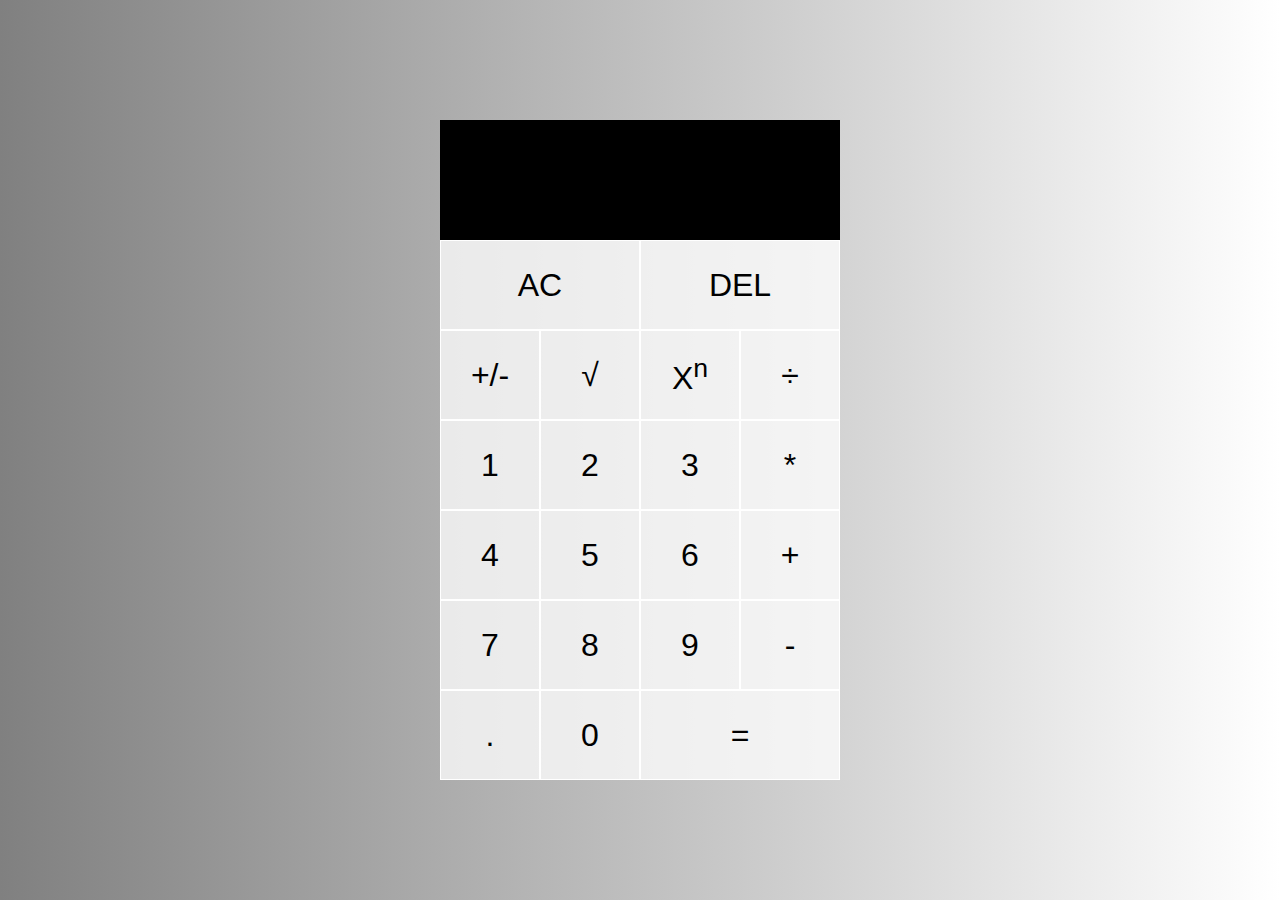
<file: projects/calculator/index.html>
<!DOCTYPE html>
<html lang="en">
<head>
    <meta charset="UTF-8">
    <meta http-equiv="X-UA-Compatible" content="IE=edge">
    <meta name="viewport" content="width=device-width, initial-scale=1.0">
    <link rel="stylesheet" href="css/main.css">
    <title>Document</title>
</head>
<body>
  <div class="calculator-grid">
        <div class="output">
          <div data-previous-operand class="previous-operand"></div>
          <div data-current-operand class="current-operand"></div>
        </div>
        <button data-all-clear class="span-two">AC</button>
        <button data-delete class="span-two">DEL</button>
        <button data-change-negative class="tooltip">
          +/-
        </button>
        <button data-sqrt>√</button>
        <button data-operation>X<sup>n</sup></button>
        <button data-operation>÷</button>
        <button data-number>1</button>
        <button data-number>2</button>
        <button data-number>3</button>
        <button data-operation>*</button>
        <button data-number>4</button>
        <button data-number>5</button>
        <button data-number>6</button>
        <button data-operation>+</button>
        <button data-number>7</button>
        <button data-number>8</button>
        <button data-number>9</button>
        <button data-operation>-</button>
        <button data-number>.</button>
        <button data-number>0</button>
        <button data-equals class="span-two">=</button>
    </div>

<script src="js/app.js"></script>
</body>
</html>
</file>
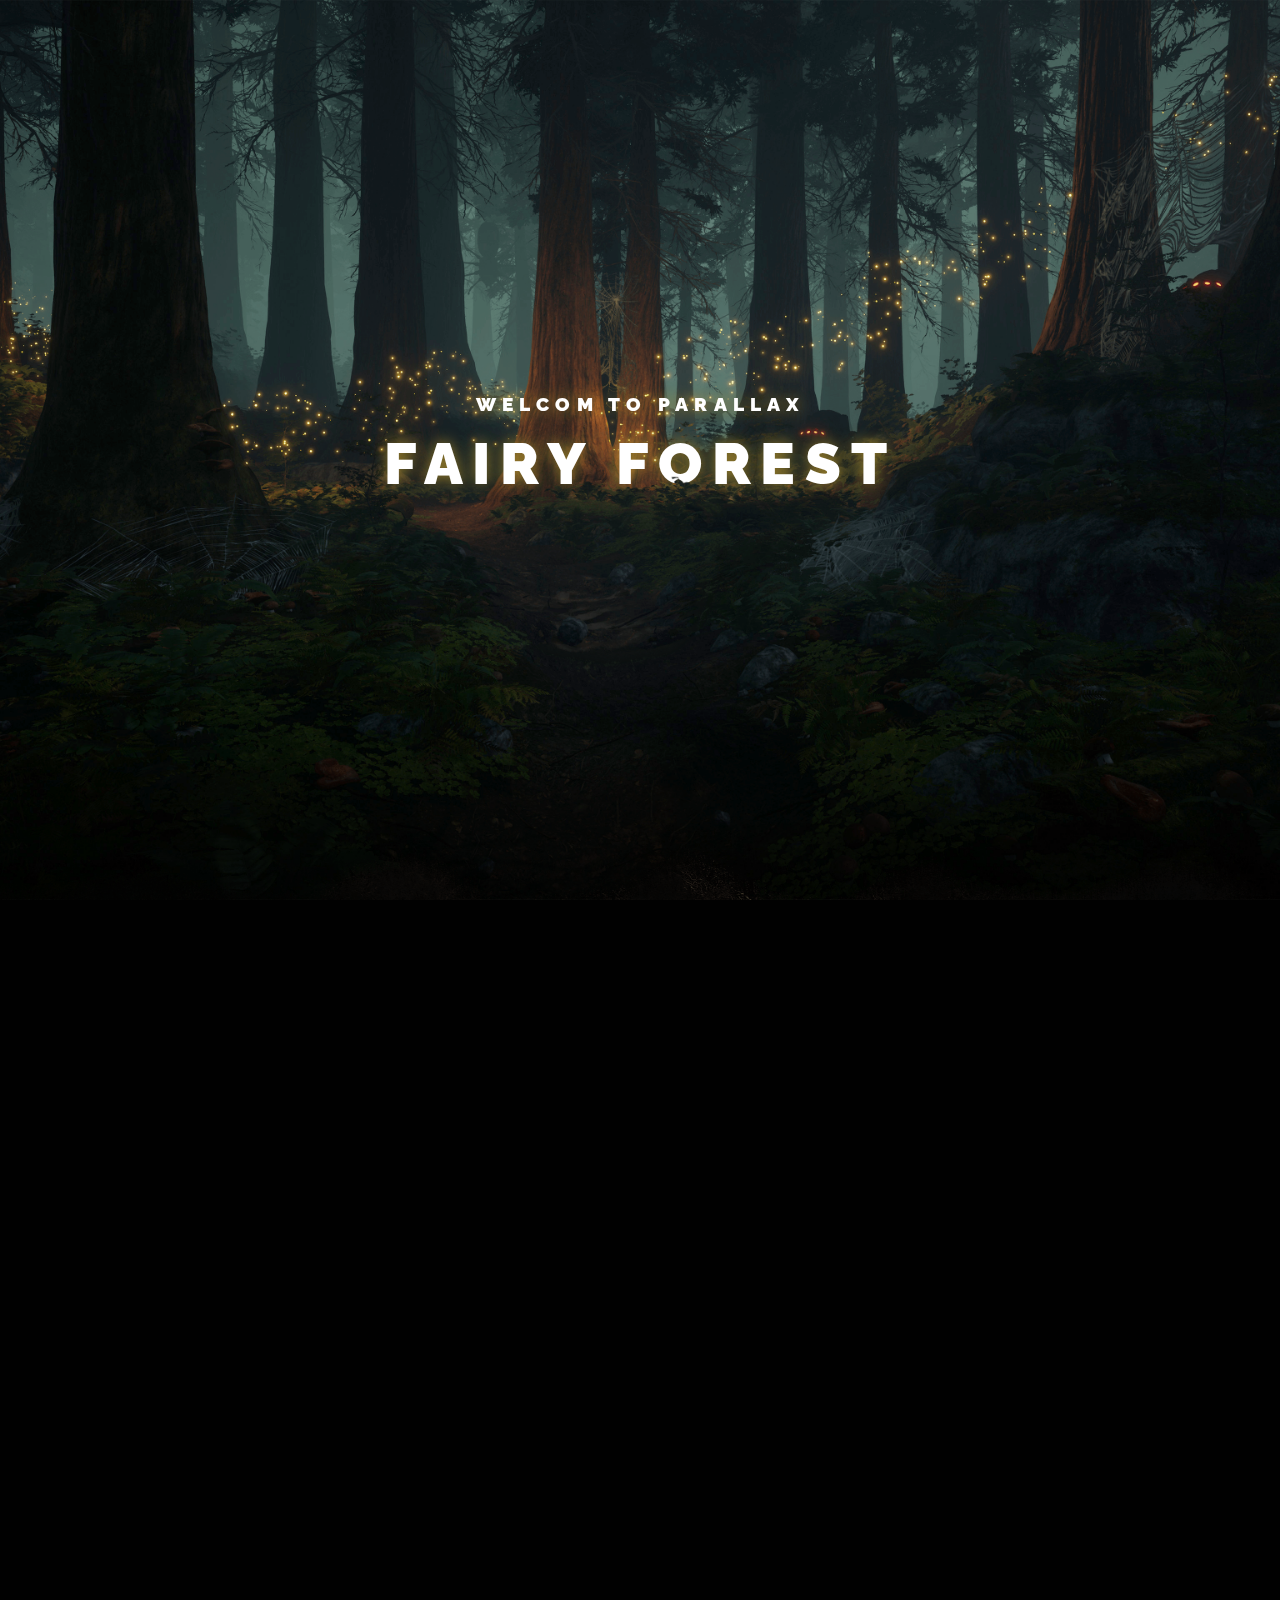
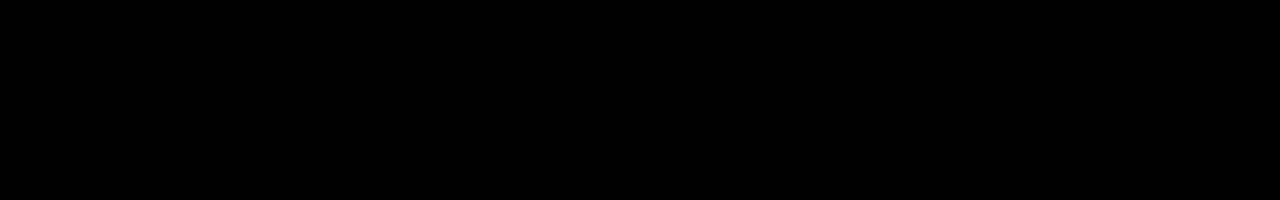
<file: projects/forest/index.html>
<!DOCTYPE html>
<html lang="en">
<head>
	<meta charset="UTF-8">
	<meta name="viewport" content="width=device-width, initial-scale=1.0">
	<link rel="stylesheet" type="text/css" href="css/main.css">
	<script src="libs/gsap/gsap.min.js" defer></script>
	<script src="libs/gsap/ScrollSmoother.min.js" defer></script>
	<script src="libs/gsap/ScrollTrigger.min.js" defer></script>
	<title>Document</title>
	<script src="js/app.js" defer></script>
</head>
<body>
	<div class="wrapper">
		<div class="content">
			<header class="main-header">
		<div class="layers">
			<div class="layer_header">
				<div class="layers_caption">Welcom to Parallax</div>
				<div class="layers_title">Fairy Forest</div>
		   </div>

         <div class="layer layers_base" style="background-image: url(img/layer-base.png);"></div>
         <div class="layer layers_middle" style="background-image: url(img/layer-middle.png);"></div>
         <div class="layer layers_front" style="background-image: url(img/layer-front.png);"></div>
		</div>
	</header>

	<article class="main_article" style="background-image: url(img/dungeon.jpg);">
		<div class="main_article_content">
			<h2 class="main_article_header">To be continued</h2>
			<p class="main_article_paragraph">Lorem ipsum dolor sit amet consectetur adipisicing elit. Quo perferendis aliquid ea expedita aspernatur doloremque molestiae quod adipisci distinctio. Ducimus neque consequuntur exercitationem sed sint ad cum? Numquam reprehenderit provident doloribus perspiciatis!</p>
		</div>
		<div class="copy">CopyRight 2022</div>
	</article>
		</div>
	</div>
</body>
</html>
</file>
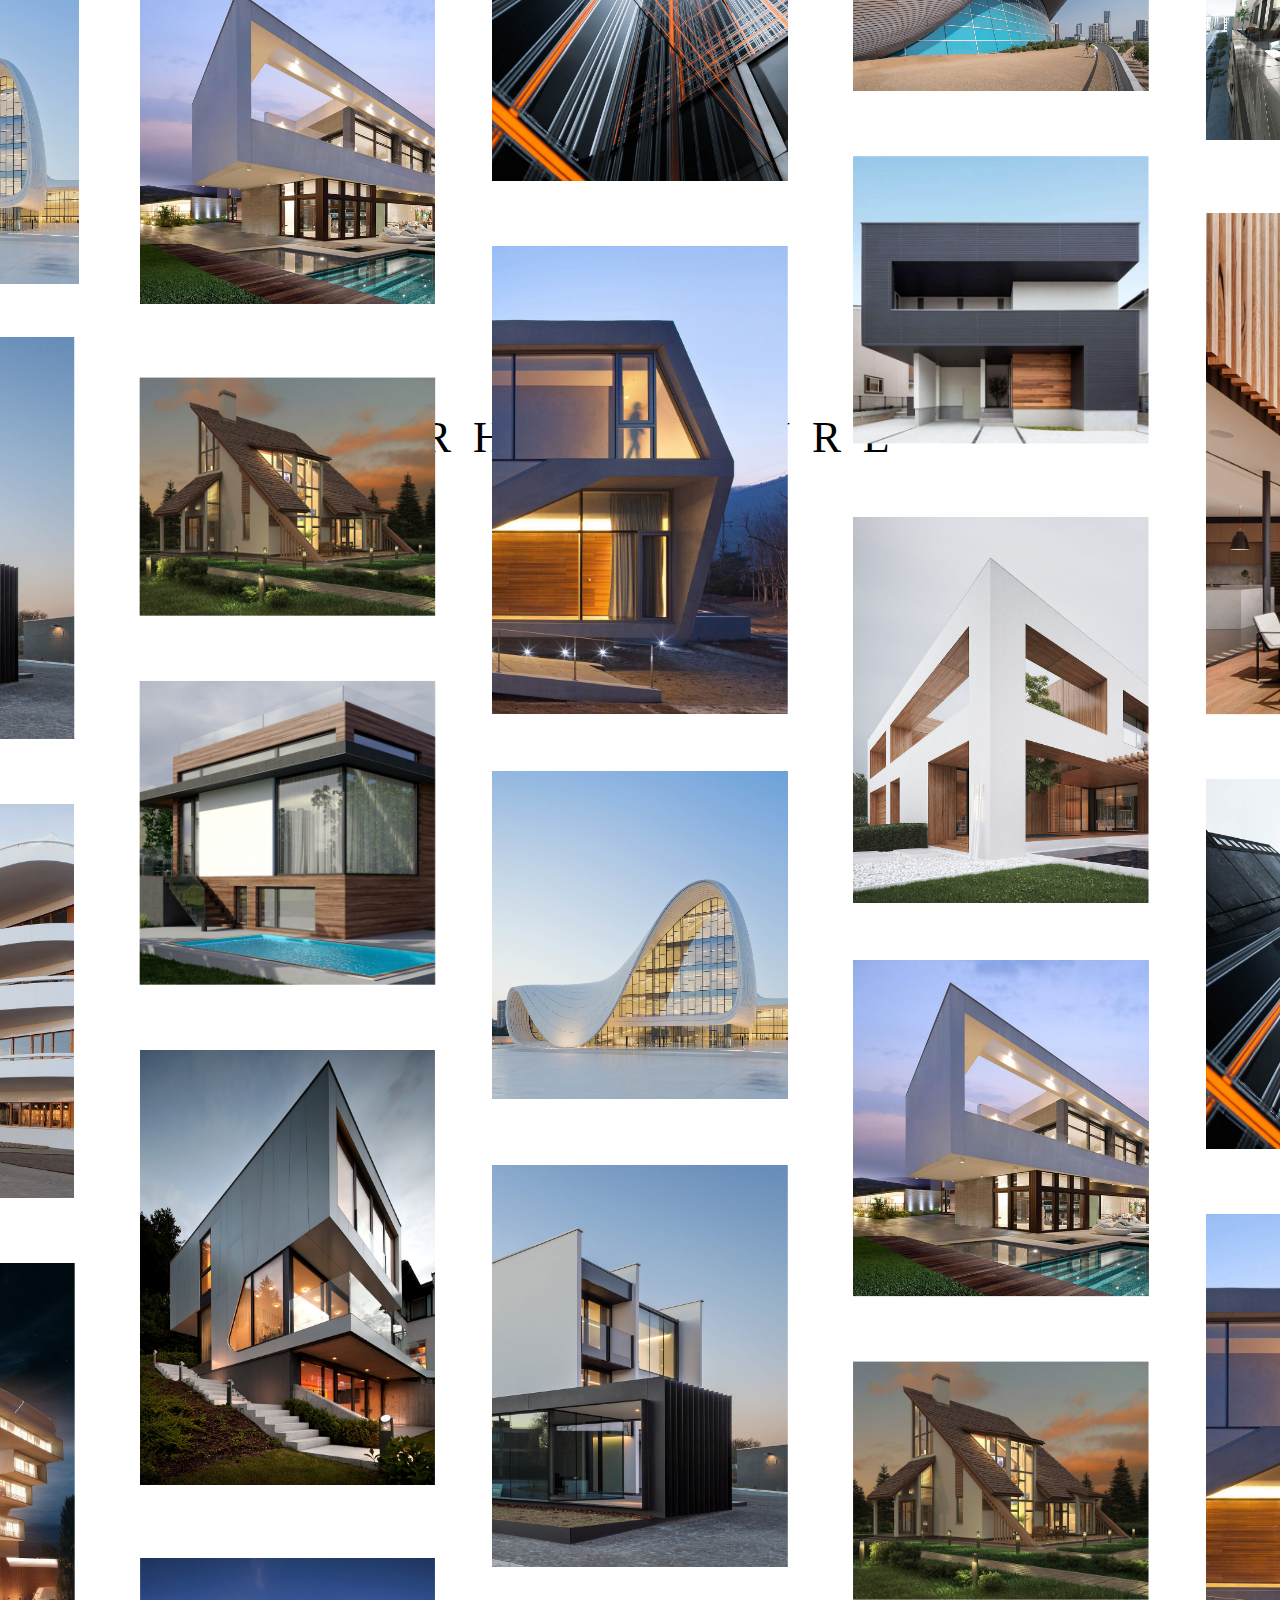
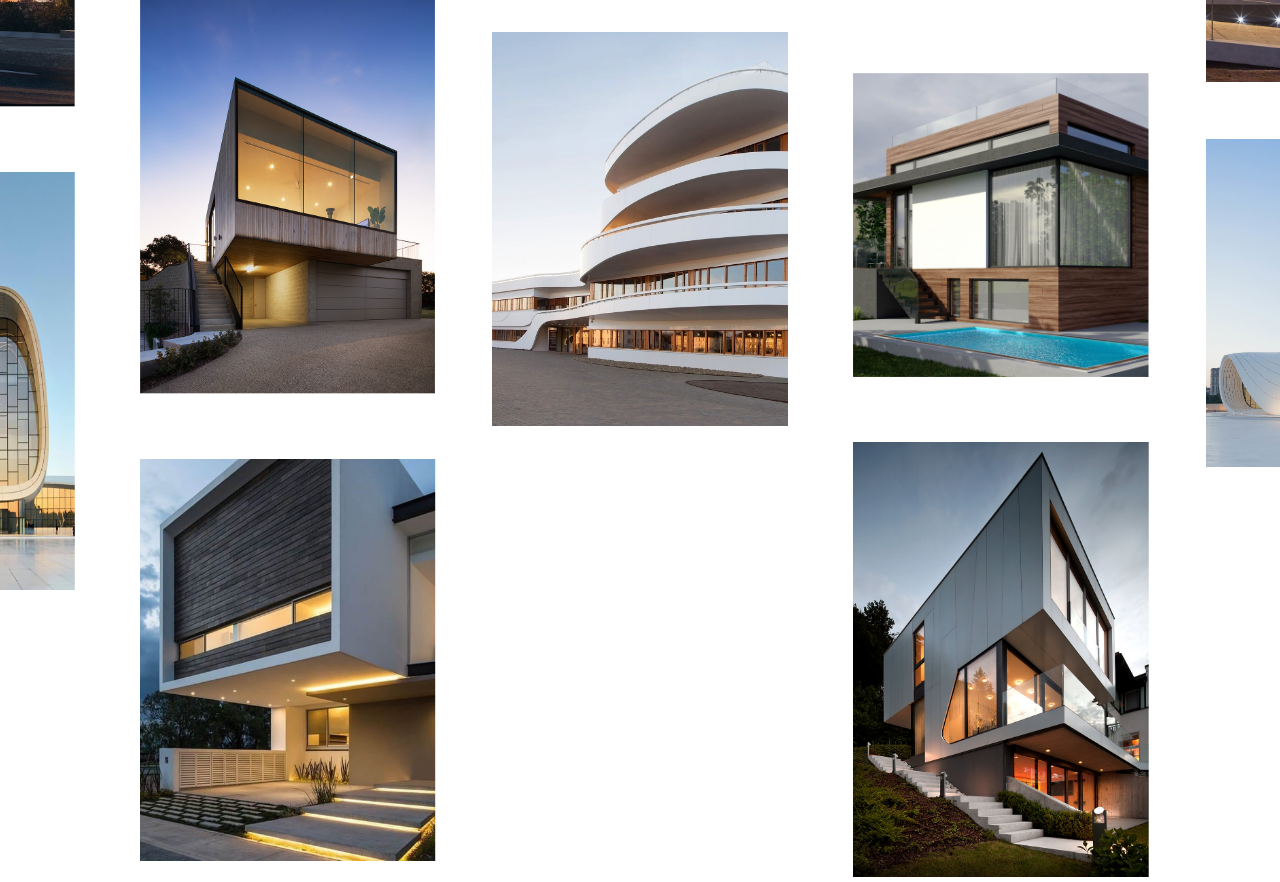
<file: projects/gallery2/index.html>
<!DOCTYPE html>
<html lang="en">
<head>
	<meta charset="UTF-8">
	<meta name="viewport" content="width=device-width, initial-scale=1.0">
	<link rel="stylesheet" type="text/css" href="css/main.css">
	<script src="js/app.js" defer></script>
	<script src="libs/gsap.min.js" defer></script>
	<script src="libs/Draggable.min.js" defer></script>
	<script src="libs/InertiaPlugin.min.js" defer></script>

	<style>
		.gallery {opacity: 0;}
	</style>

	<title>Document</title>
</head>
<body>
	<h1 class="header">Arhitecture <span>Loading...</span></h1>

	<div class="gallery">
		<div class="gallery_item"><img src="img/1.jpg" alt="alt"></div>
		<div class="gallery_item"><img src="img/2.jpg" alt="alt"></div>
		<div class="gallery_item"><img src="img/3.jpg" alt="alt"></div>
		<div class="gallery_item"><img src="img/4.jpg" alt="alt"></div>
		<div class="gallery_item"><img src="img/5.jpg" alt="alt"></div>
		<div class="gallery_item"><img src="img/6.jpg" alt="alt"></div>
		<div class="gallery_item"><img src="img/7.jpg" alt="alt"></div>
		<div class="gallery_item"><img src="img/8.jpg" alt="alt"></div>
		<div class="gallery_item"><img src="img/9.jpg" alt="alt"></div>
		<div class="gallery_item"><img src="img/10.jpg" alt="alt"></div>
		<div class="gallery_item"><img src="img/11.jpg" alt="alt"></div>
		<div class="gallery_item"><img src="img/12.jpg" alt="alt"></div>
		<div class="gallery_item"><img src="img/13.jpg" alt="alt"></div>
		<div class="gallery_item"><img src="img/14.jpg" alt="alt"></div>
		<div class="gallery_item"><img src="img/15.jpg" alt="alt"></div>
		<div class="gallery_item"><img src="img/16.jpg" alt="alt"></div>
		<div class="gallery_item"><img src="img/17.jpg" alt="alt"></div>
		<div class="gallery_item"><img src="img/18.jpg" alt="alt"></div>
		<div class="gallery_item"><img src="img/19.jpg" alt="alt"></div>
		<div class="gallery_item"><img src="img/20.jpg" alt="alt"></div>
		<div class="gallery_item"><img src="img/1.jpg" alt="alt"></div>
		<div class="gallery_item"><img src="img/2.jpg" alt="alt"></div>
		<div class="gallery_item"><img src="img/3.jpg" alt="alt"></div>
		<div class="gallery_item"><img src="img/4.jpg" alt="alt"></div>
		<div class="gallery_item"><img src="img/5.jpg" alt="alt"></div>
		<div class="gallery_item"><img src="img/6.jpg" alt="alt"></div>
		<div class="gallery_item"><img src="img/7.jpg" alt="alt"></div>
		<div class="gallery_item"><img src="img/8.jpg" alt="alt"></div>
		<div class="gallery_item"><img src="img/9.jpg" alt="alt"></div>
		<div class="gallery_item"><img src="img/10.jpg" alt="alt"></div>
		<div class="gallery_item"><img src="img/11.jpg" alt="alt"></div>
		<div class="gallery_item"><img src="img/12.jpg" alt="alt"></div>
		<div class="gallery_item"><img src="img/13.jpg" alt="alt"></div>
		<div class="gallery_item"><img src="img/14.jpg" alt="alt"></div>
		<div class="gallery_item"><img src="img/15.jpg" alt="alt"></div>
		<div class="gallery_item"><img src="img/16.jpg" alt="alt"></div>
		<div class="gallery_item"><img src="img/17.jpg" alt="alt"></div>
		<div class="gallery_item"><img src="img/18.jpg" alt="alt"></div>
		<div class="gallery_item"><img src="img/19.jpg" alt="alt"></div>
		<div class="gallery_item"><img src="img/20.jpg" alt="alt"></div>
		<div class="gallery_item"><img src="img/1.jpg" alt="alt"></div>
		<div class="gallery_item"><img src="img/2.jpg" alt="alt"></div>
		<div class="gallery_item"><img src="img/3.jpg" alt="alt"></div>
		<div class="gallery_item"><img src="img/4.jpg" alt="alt"></div>
		<div class="gallery_item"><img src="img/5.jpg" alt="alt"></div>
		<div class="gallery_item"><img src="img/6.jpg" alt="alt"></div>
		<div class="gallery_item"><img src="img/7.jpg" alt="alt"></div>
		<div class="gallery_item"><img src="img/8.jpg" alt="alt"></div>
		<div class="gallery_item"><img src="img/9.jpg" alt="alt"></div>
		<div class="gallery_item"><img src="img/10.jpg" alt="alt"></div>
		<div class="gallery_item"><img src="img/11.jpg" alt="alt"></div>
		<div class="gallery_item"><img src="img/12.jpg" alt="alt"></div>
		<div class="gallery_item"><img src="img/13.jpg" alt="alt"></div>
		<div class="gallery_item"><img src="img/14.jpg" alt="alt"></div>
		<div class="gallery_item"><img src="img/15.jpg" alt="alt"></div>
		<div class="gallery_item"><img src="img/16.jpg" alt="alt"></div>
		<div class="gallery_item"><img src="img/17.jpg" alt="alt"></div>
		<div class="gallery_item"><img src="img/18.jpg" alt="alt"></div>
		<div class="gallery_item"><img src="img/19.jpg" alt="alt"></div>
		<div class="gallery_item"><img src="img/20.jpg" alt="alt"></div>
		<div class="gallery_item"><img src="img/1.jpg" alt="alt"></div>
		<div class="gallery_item"><img src="img/2.jpg" alt="alt"></div>
		<div class="gallery_item"><img src="img/3.jpg" alt="alt"></div>
		<div class="gallery_item"><img src="img/4.jpg" alt="alt"></div>
		<div class="gallery_item"><img src="img/5.jpg" alt="alt"></div>
		<div class="gallery_item"><img src="img/6.jpg" alt="alt"></div>
		<div class="gallery_item"><img src="img/7.jpg" alt="alt"></div>
		<div class="gallery_item"><img src="img/8.jpg" alt="alt"></div>
		<div class="gallery_item"><img src="img/9.jpg" alt="alt"></div>
		<div class="gallery_item"><img src="img/10.jpg" alt="alt"></div>
		<div class="gallery_item"><img src="img/11.jpg" alt="alt"></div>
		<div class="gallery_item"><img src="img/12.jpg" alt="alt"></div>
		<div class="gallery_item"><img src="img/13.jpg" alt="alt"></div>
		<div class="gallery_item"><img src="img/14.jpg" alt="alt"></div>
		<div class="gallery_item"><img src="img/15.jpg" alt="alt"></div>
		<div class="gallery_item"><img src="img/16.jpg" alt="alt"></div>
		<div class="gallery_item"><img src="img/17.jpg" alt="alt"></div>
		<div class="gallery_item"><img src="img/18.jpg" alt="alt"></div>
		<div class="gallery_item"><img src="img/19.jpg" alt="alt"></div>
		<div class="gallery_item"><img src="img/20.jpg" alt="alt"></div>
	</div>

</body>
</html>
</file>
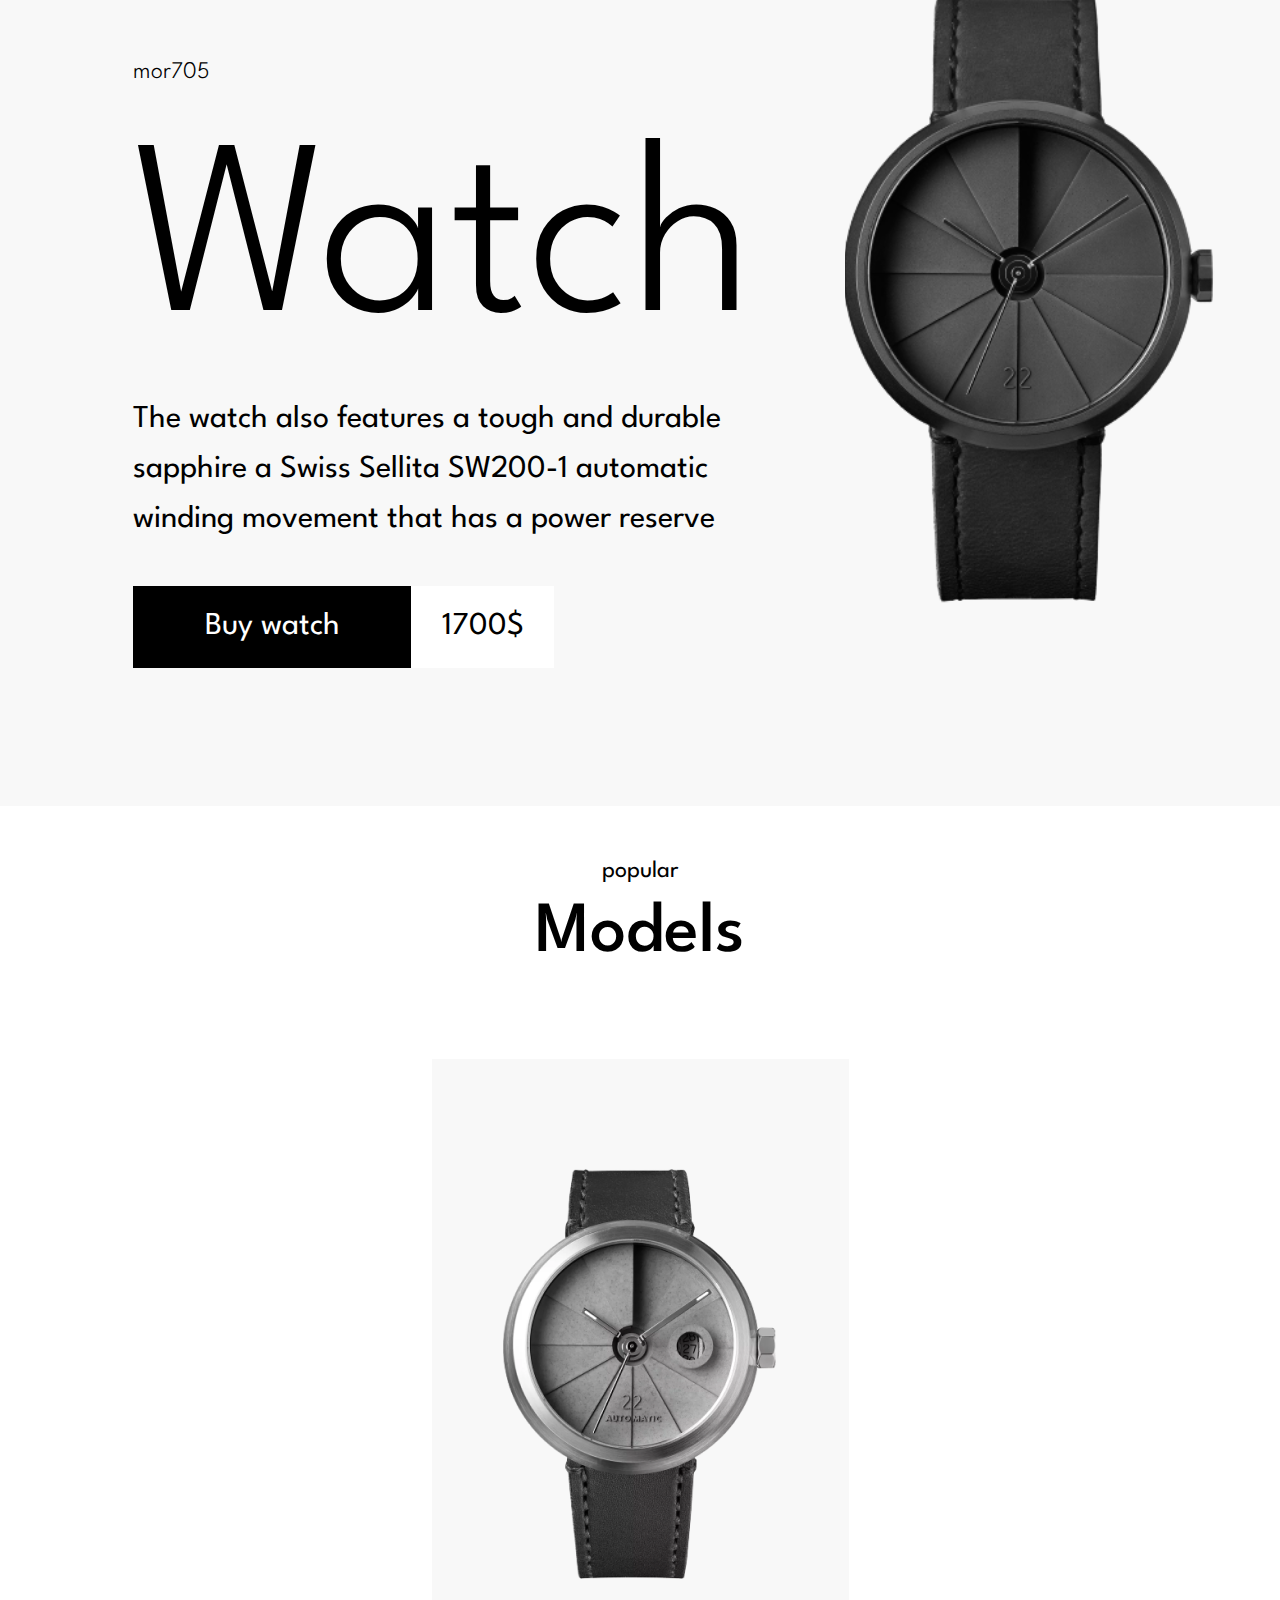
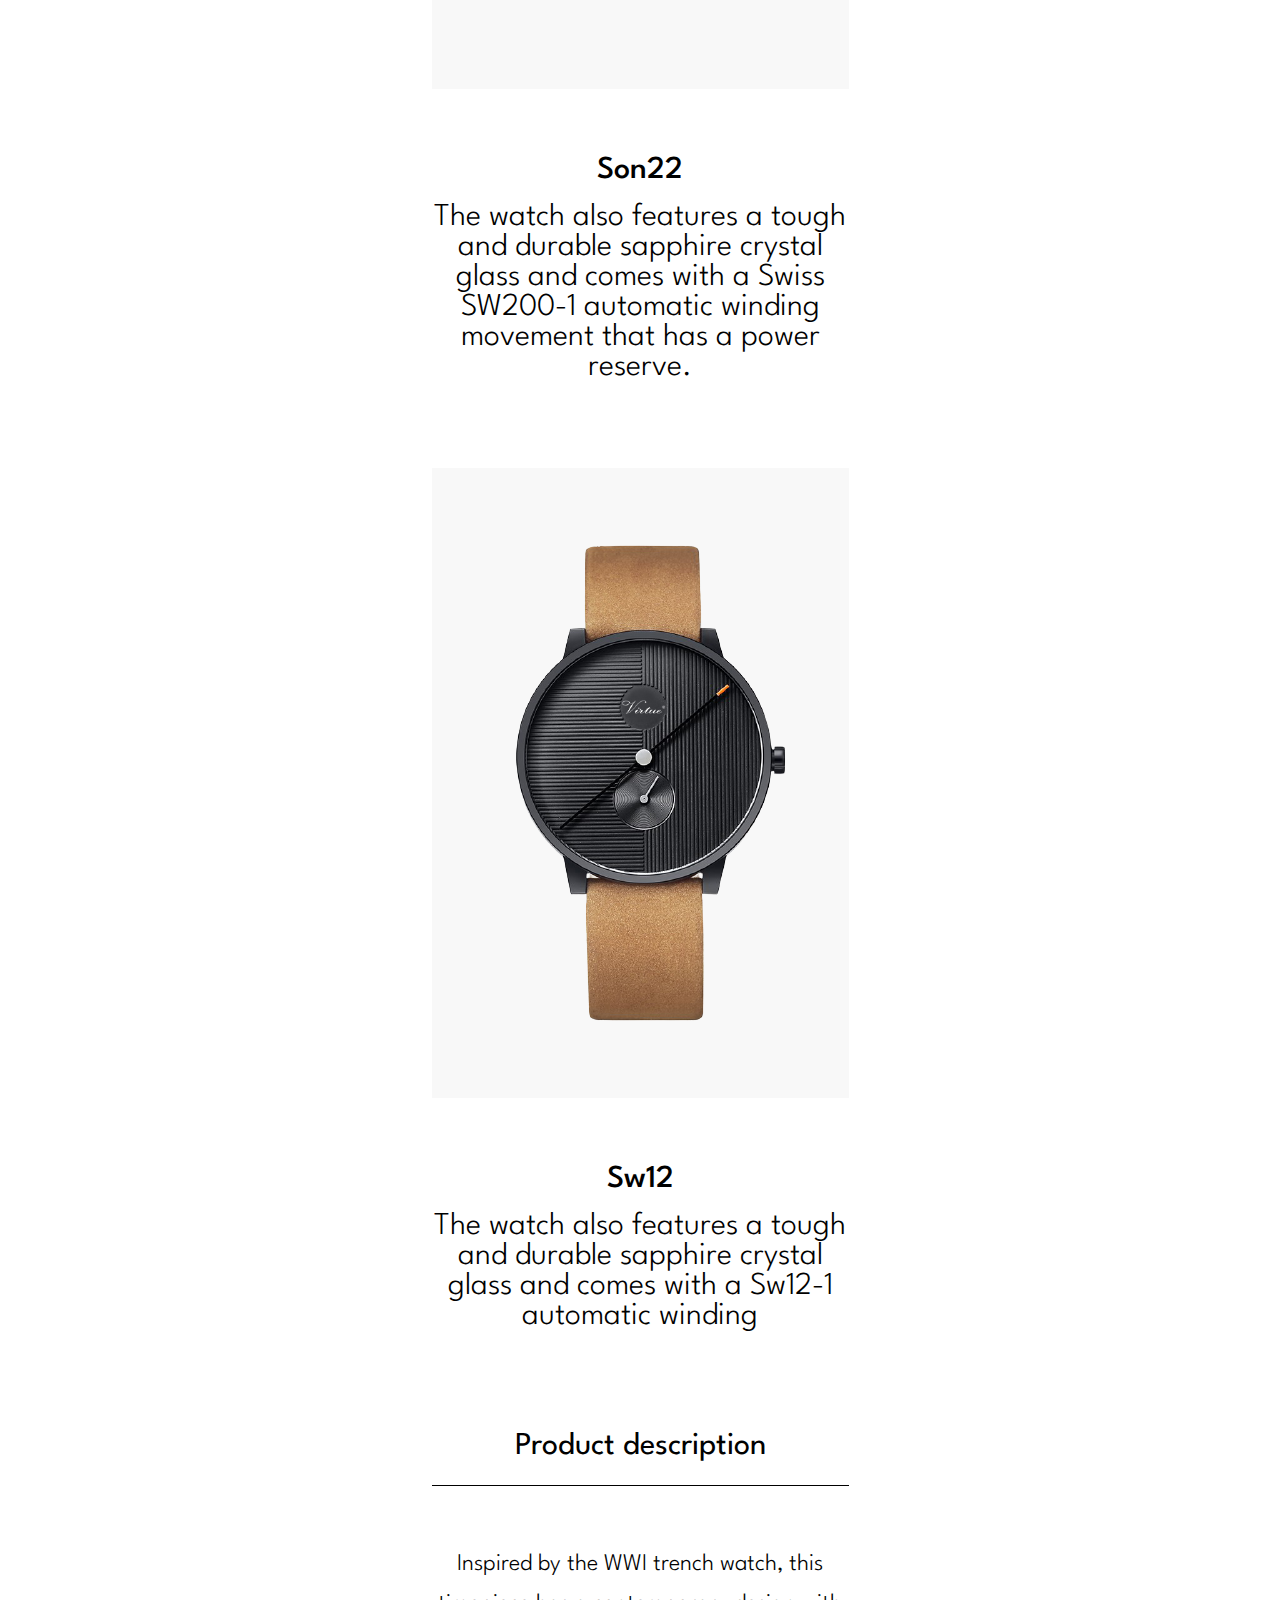
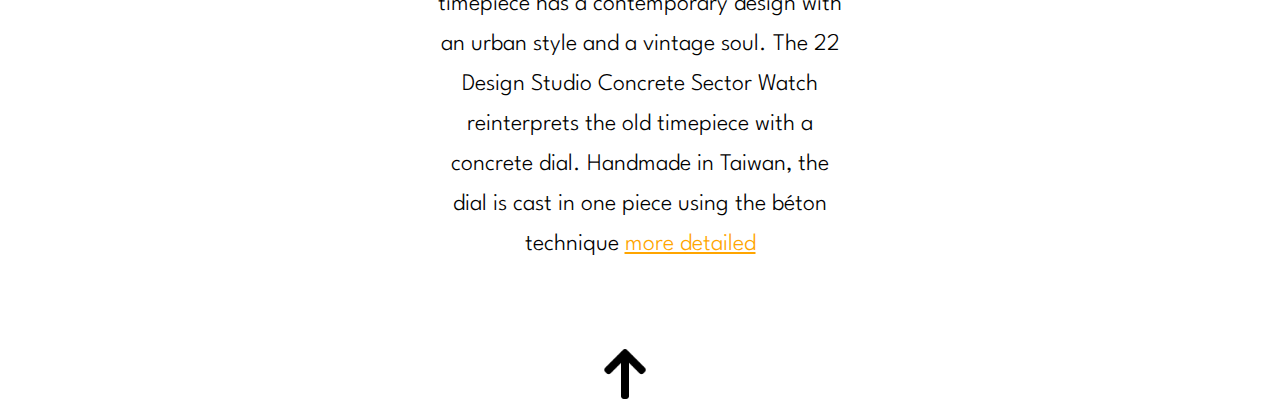
<file: projects/watch/index.html>
<!DOCTYPE html>
<html lang="en">
<head>
	<meta charset="UTF-8">
	<meta name="viewport" content="width=device-width, initial-scale=1.0">
	<title>Watches</title>
	
	<link rel="stylesheet" type="text/css" href="css/style.css">
	
	<link rel="preconnect" href="https://fonts.googleapis.com">
	<link rel="preconnect" href="https://fonts.gstatic.com" crossorigin>
	<link href="https://fonts.googleapis.com/css2?family=League+Spartan:wght@300;700&display=swap" rel="stylesheet">
</head>
<body>
	<header class="header" id="head">
		<div class="header-container">
			<div>
				<h1 class="header-title">mor705</h1>
				<p class="header-subtitle">Watch</p>
				<p class="header-desc">The watch also features a tough and durable sapphire a Swiss Sellita SW200-1 automatic winding movement that has a power reserve</p>
				<div class="buy-wrapper">
					<a class="buy-link" href="#">Buy watch</a>
					<div class="price">1700$</div>
				</div>
			</div>
			
			<div class="header-img-wrapper">
			
			<img class="header-img" src="img/Watch.svg" alt="Model mor705">

			</div>
		</div>
	</header>
	
	<main>
		<p class="popular-title">popular</p>
		<p class="models-title">Models</p>
		<div class="item-wrapper">
			<div class="item-img-wrapper">
				<img src="img/model_1.png" alt="Model son22">
			</div>
			<h2 class="item-title">Son22</h2>
			<p class="item-desc">The watch also features a tough and durable sapphire crystal glass and comes with a Swiss SW200-1 automatic winding movement that has a power reserve.</p>
		</div>

		<div class="item-wrapper">
			<div class="item-img-wrapper">
				<img src="img/model_2.png" alt="Model son22">
			</div>
			<h2 class="item-title">Sw12</h2>
			<p class="item-desc">The watch also features a tough and durable sapphire crystal glass and comes with a Sw12-1 automatic winding</p>
		</div>
		<div class="product-desc-wrapper">
			<p class="product-title">Product description</p>
			<p class="product-desc">Inspired by the WWI trench watch, this timepiece has a contemporary design with an urban style and a vintage soul. The 22 Design Studio Concrete Sector Watch reinterprets the old timepiece with a concrete dial. Handmade in Taiwan, the dial is cast in one piece using the béton technique <a class="product-desc-link" href="#">more detailed</a> </p>
	   </div>
	   <div class="symbol">
	   	<a href="#head">
	   		<img class="symbol-img" src="img/271237.png">
	   	</a>
	   </div>
	</main>

</body>
</html>
</file>
<file: projects/calculator/css/main.css>
*,
*::before,
*::after {
  box-sizing: border-box;
  font-family: Gotham Rounded, sans-serif;
  font-weight: normal;
}

body {
  padding: 0;
  margin: 0;
  background: linear-gradient(to right, grey, white);
}

.calculator-grid {
  display: grid;
  justify-content: center;
  align-content: center;
  min-height: 100vh;
  grid-template-columns: repeat(4, 100px);
  grid-template-rows: minmax(120px, auto) repeat(6, 90px);
}

.calculator-grid > button {
  cursor: pointer;
  font-size: 2rem;
  border: 1px solid white;
  outline: none;
  background-color: rgba(255, 255, 255, 0.75);
}

.calculator-grid > button:hover {
  background-color: rgba(255, 255, 255, 0.9);
}

.span-two {
  grid-column: span 2;
}

.output {
  grid-column: 1 / -1;
  background-color: black;
  
  display: flex;
  align-items: flex-end;
  justify-content: space-around;
  flex-direction: column;
  padding: 10px;
  word-wrap: break-word;
  word-break: break-all;
}

.output .previous-operand {
  color: rgba(255, 255, 255, 0.75);
  font-size: 1.5rem;
}

.output .current-operand {
  color: white;
  font-size: 2.5rem;
}

.tooltip {
  position: relative;
}
</file>
<file: projects/forest/css/main.css>
*{
	margin: 0;
	padding: 0;
	box-sizing: border-box;
}

:root {
	--index: calc(1vw + 1vh);
	--transition: transform .75s cubic-bezier(.075, .5, 0, 1);
}
@font-face {
	font-family: raleway_f;
	src: url(../fonts/raleway-regular.woff2); 
}
@font-face {
	font-family: raleway_f;
	src: url(../fonts/raleway-black.woff2);
	font-weight: 900; 
}
body {
	background-color: #010101;
	color: white;
	font-family: raleway_f, sans-serif;
	line-height: 1.55;
}
.main-header {
	position: relative;
}
.main-header::after {
	content: '';
	position: absolute;
	z-index: 100;
	width: 100%;
	height: calc(var(--index)* 10);
	background-image: url(../img/ground.png);
	bottom: calc(var(--index)* -5);
	background-size: cover;
	background-repeat: no-repeat;
	background-position: center;
}
.layers {
	height: 100vh;
	display: flex;
	align-items: center;
	justify-content: center;
	text-align: center;
	overflow: hidden;
	position: relative;
}
.layer {
	height: 100%;
	width: 100%;
	position: absolute;
	background-size: cover;
	background-position: center;
	will-change: transform;
	z-index: 2;
}
.layers_base {
	transform: translate3d(0, calc(var(--scrollTop) / 1.7), 0);
	z-index: 0;
	transition: var(--trasition);
	will-change: transform;
}
.layers_middle {
	transform: translate3d(0, calc(var(--scrollTop) / 2.5), 0);
	transition: var(--trasition);
	will-change: transform;
}
.layers__front {
	transform: translate3d(0, calc(var(--scrollTop) / 5.7), 0);
	transition: var(--trasition);
	will-change: transform;
}
.layer_header {
	z-index: 1;
	transform: translate3d(0, calc(var(--scrollTop) / 2), 0);
	text-transform: uppercase;
	will-change: transform;
	font-weight: 900;
	text-shadow: 0 0 15px #9d822b;
	transition: var(--trasition);
}
.main_article {
	min-height: 100vh;
	background-size: cover;
	background-position: center;
	text-shadow: 0 0 15px #9d812b;
	display: flex;
	justify-content: center;
	align-items: center;
	text-align: center;
	position: relative;

}
.layers_title {
	font-size: calc(var(--index) * 2.65);
	letter-spacing: calc(var(--index) / 2.25);
}
.layers_caption {
	font-size: calc(var(--index) / 1.175);
	letter-spacing: calc(var(--index) / 3.5);
	margin-top: font-size: calc(var(--index) * -1.75);
}
.main_article_header {
	text-transform: uppercase;
	font-size: calc(var(--index)* 1.8);
	letter-spacing: calc(var(--index) / 7.5);
	transform: translate3d(0, calc(var(--scrollTop) / -7.5),0);
	will-change: transform;
	transition: var(--trasition);
}
.main_article_paragraph {
	max-width: calc(var(--index)* 30);
	font-size: calc(var(--index) * .9);
	margin-top: calc(var(--index) / 1.25);
	transform: translate3d(0, calc(var(--scrollTop) / -7.5),0);
	will-change: transform;
	transition: var(--trasition);
}
.content {
	will-change: transform;
}

.copy {
	position: absolute;
	bottom: calc(var(--index)* 2.5);
	opacity: 0.45;
	font-size: calc(var(--index)* .75);
	letter-spacing: calc(var(--index) / 37.5);
}
</file>
<file: projects/gallery2/css/main.css>
* {
	margin: 0;
	padding: 0;
	box-sizing: border-box;
}
:root {
	--gap: .5em;
	--index: calc(1vw + 1vh);
	--color-dark: black;
}
body {
	overflow: hidden;
	height: 100vh;
	display: flex;
	justify-content: center;
	align-items: center;
}
.header {
	text-transform: uppercase;
	font-family: inherit;
	letter-spacing: .5em;
	font-size: calc(var(--index) * 2);
	position: absolute;
	font-weight: 300;
	text-align: center;
	margin-top: .2em;
}
.header span {
	display: block;
	font-family: monospace;
	font-size: calc(var(--index) * 1);
	letter-spacing: .2em;
	font-weight: 200;
	margin-top: 10px;
}
.gallery {
	column-width: 2em;
	width: 30vw;
	gap: var(--gap);
	transform: scale(8.2);
	will-change: transform;
	transition: transform 1s cubic-bezier(.075,1,.25,1), opacity 1s;
}
.gallery_item {
	margin-bottom: var(--gap);
	transform: scale(1.001);
	will-change: transform;
	transition: .3s;
}
.gallery_item:hover {
	transform: scale(1.03);

}
.gallery_item img {
	width: 100%;
	display: block;
}
.loaded .gallery {
	opacity: 1;
}
.loaded .header span {
	opacity: 0;
}
</file>
<file: projects/watch/css/style.css>
html {
	box-sizing: border-box;
	font-size: 16px;
}

*, *:before, *:after {
 box-sizing: inherit;
}

body, h1, h2, h3, h4, h5, h6, p, ol, ul {
	margin: 0;
	padding: 0;
	font-weight: normal;
}

ol, ul {
	list-style: none;
}

body {
	font-family: 'League Spartan', sans-serif;
}
.header-container {
	display: flex;
	max-width: 100%;
	padding-top: 50px;
	padding-left: 133px;
	padding-right: 133px;
	background-color: #F8F8F8;
	padding-bottom: 138px;
}
.header-title{
	font-size: 24px;
	line-height: 45px;
	font-weight: 300;
	margin-bottom: 40px;
}
.header-subtitle {
	font-size: 250px;
	font-weight: 300;
	line-height: 230px;
	margin-bottom: 30px;
}
.header-desc {
	font-size: 32px;
	line-height: 50px;
	margin-bottom: 41px;
}
.buy-wrapper {
	display: flex;

}
.buy-link {
	display: block;
	width: 278px;
	height: 82px;
	background-color: black;
	text-decoration: none;
	color: white;
	font-size: 32px;
	text-align: center;
	line-height: 82px;
	transition: 0.5s;
}
.buy-link:hover {
	background-color: grey;	
}
.price {
	width: 143px;
	height: 82px;
	background-color:white;
	color: black;
	font-size: 32px;
	text-align: center;
	line-height: 82px;
}
.header-img {
	display: block;
	width: 370px;
	margin-top: -80px;
	margin-left: 90px;
}
.popular-title {
	text-align: center;
	font-size: 24px;
	line-height: 45px;
	margin-top: 43px;
	font-weight: 400;
}
.models-title {
	font-size: 72px;
	line-height: 81px;
	text-align: center;
	font-weight: 500;
	margin-bottom: 84px;
}
.item-img-wrapper {
	display: flex;
	align-items: center;
	justify-content: center;
	width: 417px;
	height: 630px;
	background-color: #F8F8F8;
	margin-bottom: 67px;

}
.item-title {
	font-size: 32px;
	line-height: 30px;
	margin-bottom: 17px;
	text-align: center;
	font-weight: 500;
}
.item-wrapper {
	margin: 0 auto;
	width: 417px;
	margin-bottom: 85px;
}
.item-desc {
	font-size: 32px;
	font-weight: 300;
	line-height: 30px;
	text-align: center;
}
.product-desc-wrapper {
	margin: 0 auto;
	width: 417px;
	margin-bottom: 85px;
	margin-top: 10px;
}
.product-title {
	text-align: center;
	font-size: 32px;
	line-height: 60px;
	margin-bottom: 58px;
	font-weight: 400;
	border-bottom: 1px solid black;
	padding-bottom: 8px;
}
.product-desc {
	font-weight: 300;
	text-align: center;
	font-size: 24px;
	line-height: 40px;
}
.product-desc-link {
	color: orange;
}
.symbol {
	margin: 0 auto;
	width: 80px;
}
.symbol-img {
	width: 50px;
}
</file>
